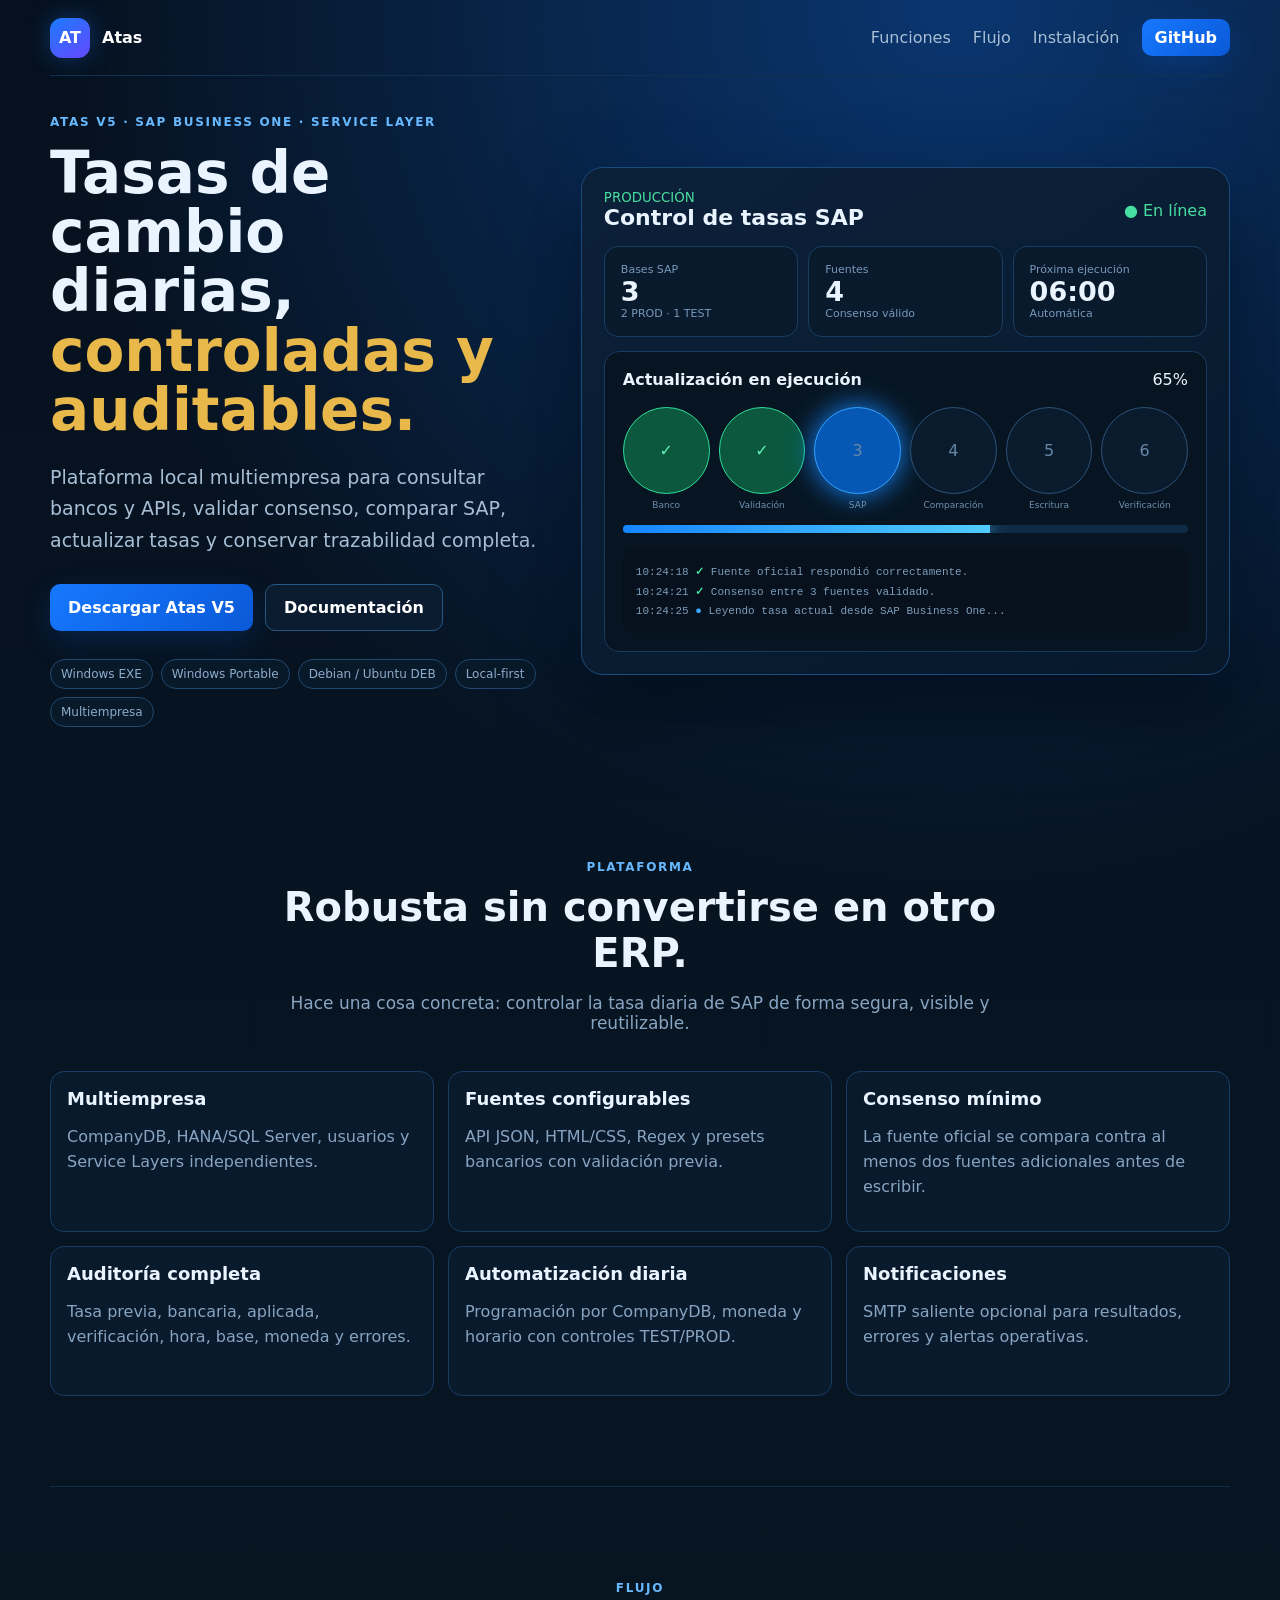
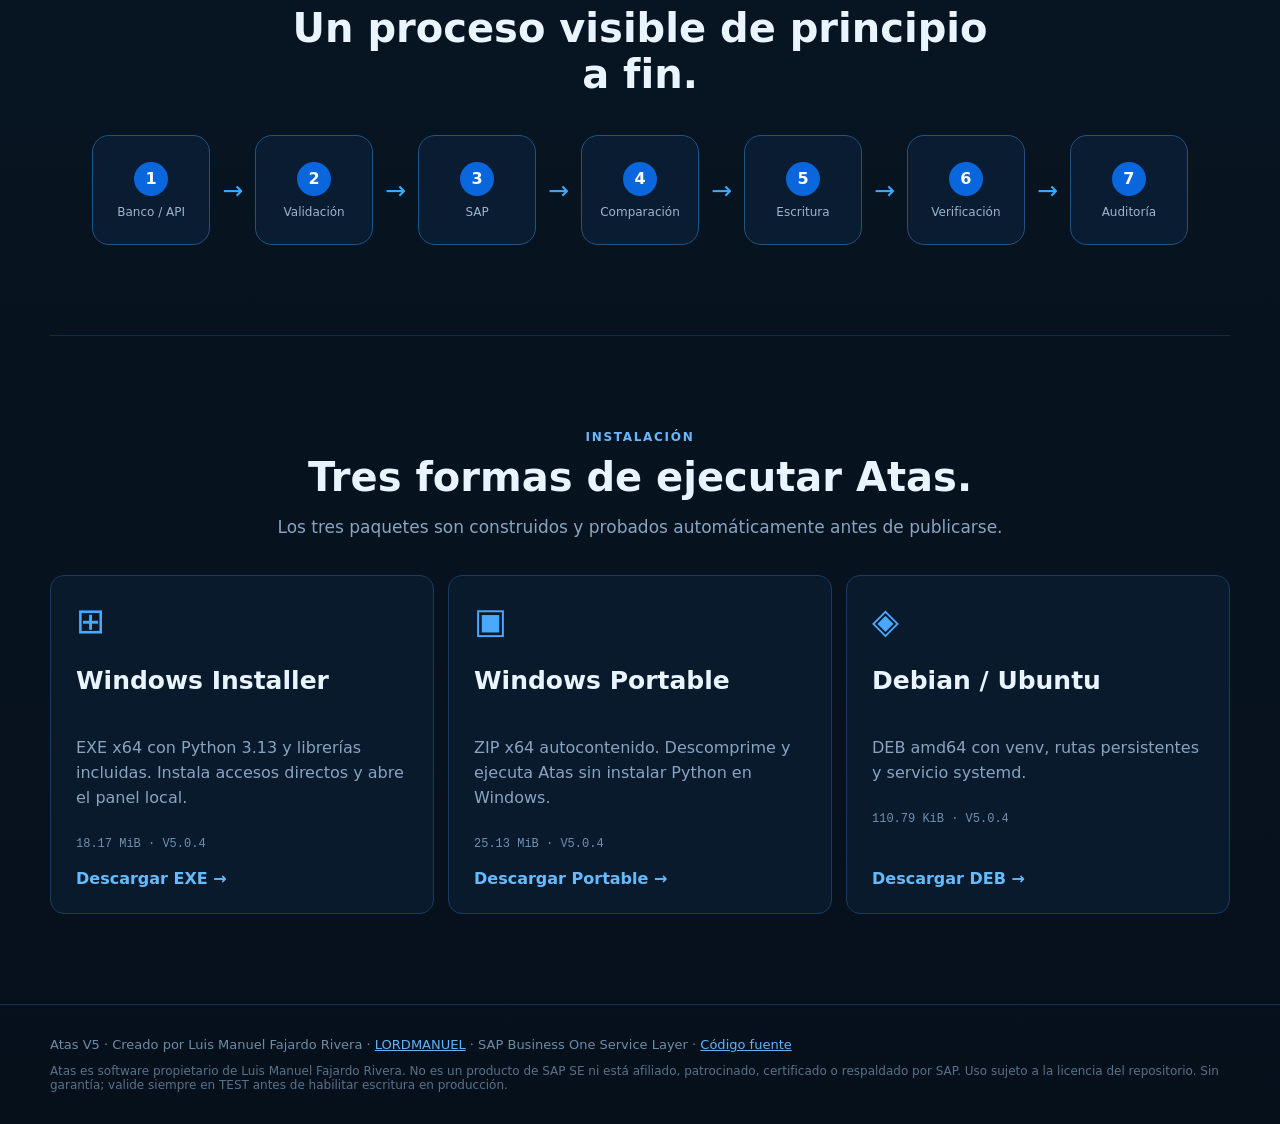
<file: index.html>
<!doctype html>
<html lang="es">
<head>
  <meta charset="utf-8">
  <meta name="viewport" content="width=device-width,initial-scale=1">
  <title>Atas V5</title>
  <meta name="description" content="Control local, multiempresa y auditable de tasas de cambio para SAP Business One Service Layer.">  <meta name="author" content="Luis Manuel Fajardo Rivera · LORDMANUEL">
  <link rel="stylesheet" href="styles.css">
</head>
<body>
  <nav class="nav shell">
    <a class="brand" href="#top"><span class="mark">AT</span><span>Atas</span></a>
    <div class="navlinks"><a href="#features">Funciones</a><a href="#flow">Flujo</a><a href="#install">Instalación</a><a class="button small" href="https://github.com/LORDMANUEL/tasa-cambio-sap-por-service-layer-web">GitHub</a></div>
  </nav>
  <main id="top">
    <section class="hero shell">
      <div class="hero-copy">
        <div class="eyebrow">ATAS V5 · SAP BUSINESS ONE · SERVICE LAYER</div>
        <h1>Tasas de cambio diarias,<br><span>controladas y auditables.</span></h1>
        <p>Plataforma local multiempresa para consultar bancos y APIs, validar consenso, comparar SAP, actualizar tasas y conservar trazabilidad completa.</p>
        <div class="actions"><a class="button" href="https://github.com/LORDMANUEL/tasa-cambio-sap-por-service-layer-web/releases/latest">Descargar Atas V5</a><a class="button ghost" href="https://github.com/LORDMANUEL/tasa-cambio-sap-por-service-layer-web#readme">Documentación</a></div>
        <div class="chips"><span>Windows EXE</span><span>Windows Portable</span><span>Debian / Ubuntu DEB</span><span>Local-first</span><span>Multiempresa</span></div>
      </div>
      <div class="dashboard">
        <div class="dash-head"><div><small>PRODUCCIÓN</small><b>Control de tasas SAP</b></div><span class="online">● En línea</span></div>
        <div class="kpis"><article><span>Bases SAP</span><b>3</b><small>2 PROD · 1 TEST</small></article><article><span>Fuentes</span><b>4</b><small>Consenso válido</small></article><article><span>Próxima ejecución</span><b>06:00</b><small>Automática</small></article></div>
        <div class="process"><div class="process-title"><b>Actualización en ejecución</b><span>65%</span></div><div class="steps"><i class="done">✓<small>Banco</small></i><i class="done">✓<small>Validación</small></i><i class="active">3<small>SAP</small></i><i>4<small>Comparación</small></i><i>5<small>Escritura</small></i><i>6<small>Verificación</small></i></div><div class="bar"><span></span></div><div class="console"><p>10:24:18 <b>✓</b> Fuente oficial respondió correctamente.</p><p>10:24:21 <b>✓</b> Consenso entre 3 fuentes validado.</p><p>10:24:25 <em>●</em> Leyendo tasa actual desde SAP Business One...</p></div></div>
      </div>
    </section>
    <section id="features" class="section shell"><div class="section-head"><span>PLATAFORMA</span><h2>Robusta sin convertirse en otro ERP.</h2><p>Hace una cosa concreta: controlar la tasa diaria de SAP de forma segura, visible y reutilizable.</p></div><div class="grid features"><article><b>Multiempresa</b><p>CompanyDB, HANA/SQL Server, usuarios y Service Layers independientes.</p></article><article><b>Fuentes configurables</b><p>API JSON, HTML/CSS, Regex y presets bancarios con validación previa.</p></article><article><b>Consenso mínimo</b><p>La fuente oficial se compara contra al menos dos fuentes adicionales antes de escribir.</p></article><article><b>Auditoría completa</b><p>Tasa previa, bancaria, aplicada, verificación, hora, base, moneda y errores.</p></article><article><b>Automatización diaria</b><p>Programación por CompanyDB, moneda y horario con controles TEST/PROD.</p></article><article><b>Notificaciones</b><p>SMTP saliente opcional para resultados, errores y alertas operativas.</p></article></div></section>
    <section id="flow" class="section flow shell"><div class="section-head"><span>FLUJO</span><h2>Un proceso visible de principio a fin.</h2></div><div class="flowline"><div><b>1</b><span>Banco / API</span></div><i>→</i><div><b>2</b><span>Validación</span></div><i>→</i><div><b>3</b><span>SAP</span></div><i>→</i><div><b>4</b><span>Comparación</span></div><i>→</i><div><b>5</b><span>Escritura</span></div><i>→</i><div><b>6</b><span>Verificación</span></div><i>→</i><div><b>7</b><span>Auditoría</span></div></div></section>
    <section id="install" class="section shell"><div class="section-head"><span>INSTALACIÓN</span><h2>Tres formas de ejecutar Atas.</h2><p>Los tres paquetes son construidos y probados automáticamente antes de publicarse.</p></div><div class="grid installs">
<article><div class="os">⊞</div><h3>Windows Installer</h3><p>EXE x64 con Python 3.13 y librerías incluidas. Instala accesos directos y abre el panel local.</p><small class="release-size">18.17 MiB · V5.0.4</small><a href="https://github.com/LORDMANUEL/tasa-cambio-sap-por-service-layer-web/releases/download/v5.0.4/Atas-V5.0.4-Setup-x64.exe">Descargar EXE →</a></article>
<article><div class="os">▣</div><h3>Windows Portable</h3><p>ZIP x64 autocontenido. Descomprime y ejecuta Atas sin instalar Python en Windows.</p><small class="release-size">25.13 MiB · V5.0.4</small><a href="https://github.com/LORDMANUEL/tasa-cambio-sap-por-service-layer-web/releases/download/v5.0.4/Atas-V5.0.4-Portable-x64.zip">Descargar Portable →</a></article>
<article><div class="os">◈</div><h3>Debian / Ubuntu</h3><p>DEB amd64 con venv, rutas persistentes y servicio systemd.</p><small class="release-size">110.79 KiB · V5.0.4</small><a href="https://github.com/LORDMANUEL/tasa-cambio-sap-por-service-layer-web/releases/download/v5.0.4/atas_5.0.4_amd64.deb">Descargar DEB →</a></article>
</div></section>
  </main>
  <footer><div class="shell">Atas V5 · Creado por Luis Manuel Fajardo Rivera · <a href="https://github.com/LORDMANUEL">LORDMANUEL</a> · SAP Business One Service Layer · <a href="https://github.com/LORDMANUEL/tasa-cambio-sap-por-service-layer-web">Código fuente</a></div><div class="shell" style="margin-top:12px;font-size:12px;opacity:.8">Atas es software propietario de Luis Manuel Fajardo Rivera. No es un producto de SAP SE ni está afiliado, patrocinado, certificado o respaldado por SAP. Uso sujeto a la licencia del repositorio. Sin garantía; valide siempre en TEST antes de habilitar escritura en producción.</div></footer>
</body>
</html>
</file>
<file: styles.css>
:root{--bg:#06111f;--card:#0b2038;--line:#173d64;--text:#eaf4ff;--muted:#86a5c4;--blue:#1b7dff;--cyan:#42b9ff;--gold:#e9b84a;--green:#35df9c}*{box-sizing:border-box}html{scroll-behavior:smooth}body{margin:0;background:radial-gradient(circle at 75% 0,#0a3670 0,transparent 31%),linear-gradient(180deg,#06111f,#071522 55%,#06101b);color:var(--text);font-family:Inter,ui-sans-serif,system-ui,-apple-system,Segoe UI,sans-serif}.shell{width:min(1180px,calc(100% - 40px));margin:auto}.nav{height:76px;display:flex;align-items:center;justify-content:space-between;border-bottom:1px solid #12314f}.brand{display:flex;gap:12px;align-items:center;color:white;text-decoration:none;font-weight:800}.mark{width:40px;height:40px;border-radius:12px;display:grid;place-items:center;background:linear-gradient(145deg,#197bff,#6748ff);box-shadow:0 0 25px #167cff55}.navlinks{display:flex;gap:22px;align-items:center}.navlinks a{color:#a9bfd6;text-decoration:none}.button{display:inline-flex;align-items:center;justify-content:center;padding:13px 18px;border-radius:10px;background:linear-gradient(135deg,#1678ff,#0a59d7);color:#fff!important;text-decoration:none;font-weight:800;box-shadow:0 10px 30px #066cff2d}.button.small{padding:9px 13px}.button.ghost{background:#0b1c31;border:1px solid #245785;box-shadow:none}.hero{min-height:690px;display:grid;grid-template-columns:.9fr 1.2fr;align-items:center;gap:44px}.eyebrow,.section-head>span{color:#67b9ff;font-weight:800;letter-spacing:1.7px;font-size:12px}.hero h1{font-size:58px;line-height:1.02;margin:15px 0 22px}.hero h1 span{color:var(--gold)}.hero-copy>p{font-size:19px;line-height:1.65;color:#a7bed5;max-width:620px}.actions{display:flex;gap:12px;margin:28px 0}.chips{display:flex;gap:8px;flex-wrap:wrap}.chips span{padding:7px 10px;border-radius:999px;border:1px solid #21486f;color:#8eaccb;font-size:12px;background:#08192a}.dashboard{background:linear-gradient(145deg,#0b2038ee,#07182aed);border:1px solid #1c4a79;border-radius:22px;padding:22px;box-shadow:0 30px 80px #0008,0 0 60px #086eff14}.dash-head{display:flex;justify-content:space-between;align-items:center;margin-bottom:16px}.dash-head div{display:grid}.dash-head small,.online{color:#47dfa1}.dash-head b{font-size:22px}.kpis{display:grid;grid-template-columns:repeat(3,1fr);gap:10px}.kpis article,.features article,.installs article{background:#0a1a2d;border:1px solid #183d62;border-radius:14px;padding:16px}.kpis span,.kpis small{display:block;color:#7899ba;font-size:11px}.kpis b{font-size:27px}.process{margin-top:14px;background:#071522;border:1px solid #173a5e;border-radius:15px;padding:18px}.process-title{display:flex;justify-content:space-between}.steps{display:grid;grid-template-columns:repeat(6,1fr);gap:9px;margin:18px 0}.steps i{font-style:normal;aspect-ratio:1;border-radius:50%;border:1px solid #2c5278;display:grid;place-items:center;color:#6787a7;background:#0a1b2e;position:relative}.steps i small{position:absolute;top:calc(100% + 7px);font-size:9px;white-space:nowrap;color:#6f8fae}.steps i.done{background:#0b583e;border-color:#2dde98;color:#60f0b2}.steps i.active{background:#0758b5;border-color:#32a0ff;box-shadow:0 0 28px #1688ff}.bar{height:8px;background:#102b47;border-radius:10px;margin:31px 0 16px;overflow:hidden}.bar span{display:block;width:65%;height:100%;background:linear-gradient(90deg,#1686ff,#50ccff);box-shadow:0 0 16px #47c1ff}.console{background:#06111d;border-radius:10px;padding:9px 13px;color:#7f9db9;font-family:ui-monospace,monospace;font-size:11px}.console p{margin:7px 0}.console b{color:#48dfa0}.console em{color:#3ca8ff}.section{padding:90px 0}.section-head{text-align:center;max-width:730px;margin:0 auto 38px}.section-head h2{font-size:40px;margin:9px 0}.section-head p{color:#88a5c2;font-size:17px}.grid{display:grid;gap:14px}.features{grid-template-columns:repeat(3,1fr)}.features article{min-height:150px}.features b{font-size:18px}.features p,.installs p{color:#87a4c0;line-height:1.55}.flow{border-top:1px solid #112c46;border-bottom:1px solid #112c46}.flowline{display:flex;align-items:center;justify-content:center;gap:12px;flex-wrap:wrap}.flowline div{width:118px;height:110px;border:1px solid #1e5384;background:#091c31;border-radius:17px;display:grid;place-items:center;align-content:center;gap:9px}.flowline b{width:34px;height:34px;border-radius:50%;display:grid;place-items:center;background:#0a66dc;color:white}.flowline span{font-size:12px;color:#9bb5cf}.flowline i{font-style:normal;color:#3caaff;font-size:25px}.installs{grid-template-columns:repeat(3,1fr)}.installs article{padding:25px}.installs h3{font-size:25px}.installs a{color:#65bbff;text-decoration:none;font-weight:700}.os{font-size:35px;color:#47a9ff}footer{border-top:1px solid #14324f;padding:32px 0;color:#6d8ba8;font-size:13px}footer a{color:#60b4ff}@media(max-width:900px){.navlinks>a:not(.button){display:none}.hero{grid-template-columns:1fr;padding:70px 0}.hero h1{font-size:43px}.features{grid-template-columns:1fr 1fr}.steps i small{display:none}}@media(max-width:620px){.shell{width:min(100% - 24px,1180px)}.hero h1{font-size:36px}.actions{flex-direction:column}.kpis,.features,.installs{grid-template-columns:1fr}.dashboard{padding:14px}.section{padding:65px 0}.section-head h2{font-size:31px}.flowline i{display:none}.flowline div{width:45%}}.release-size{display:block;color:#6f90b0;margin:10px 0 18px;font-family:ui-monospace,monospace;font-size:12px}.installs article{display:flex;flex-direction:column}.installs article>a{margin-top:auto}
</file>
